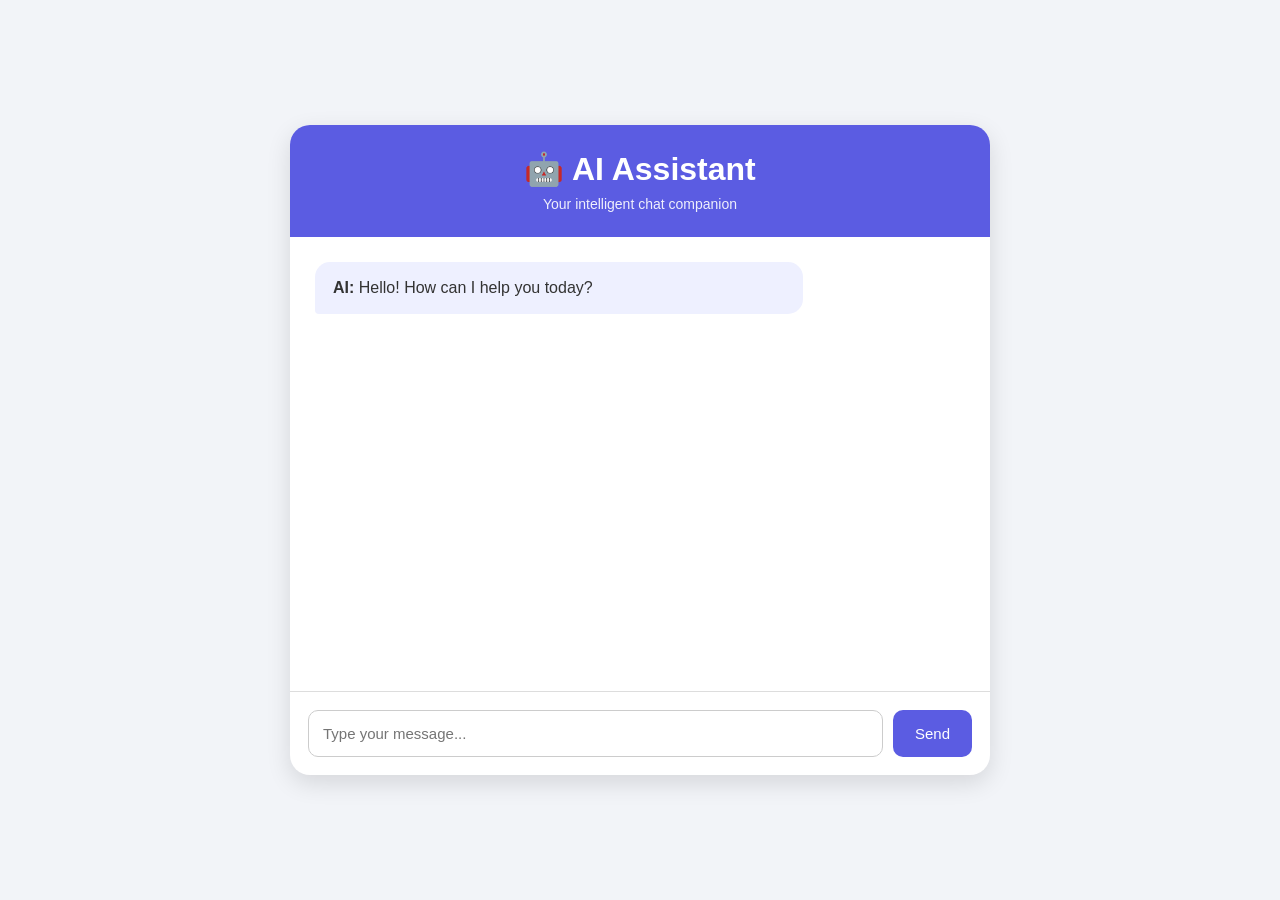
<file: ui-01-ai-chat/index.html>
<!DOCTYPE html>
<html lang="en">
<head>
    <meta charset="UTF-8">
    <meta name="viewport" content="width=device-width, initial-scale=1.0">
    <title>AI Chat Interface</title>
    <link rel="stylesheet" href="style.css">
</head>

<body>

    <div class="chat-container">

        <header class="chat-header">
            <h1>🤖 AI Assistant</h1>
            <p>Your intelligent chat companion</p>
        </header>

        <main class="chat-box" id="chatBox">

            <div class="message bot-message">
                <strong>AI:</strong>
                <span>Hello! How can I help you today?</span>
            </div>

        </main>

        <div class="chat-input-area">
            <input 
                type="text" 
                id="userInput" 
                placeholder="Type your message..."
            >

            <button onclick="sendMessage()">Send</button>
        </div>

    </div>

    <script src="script.js"></script>

</body>
</html>
</file>
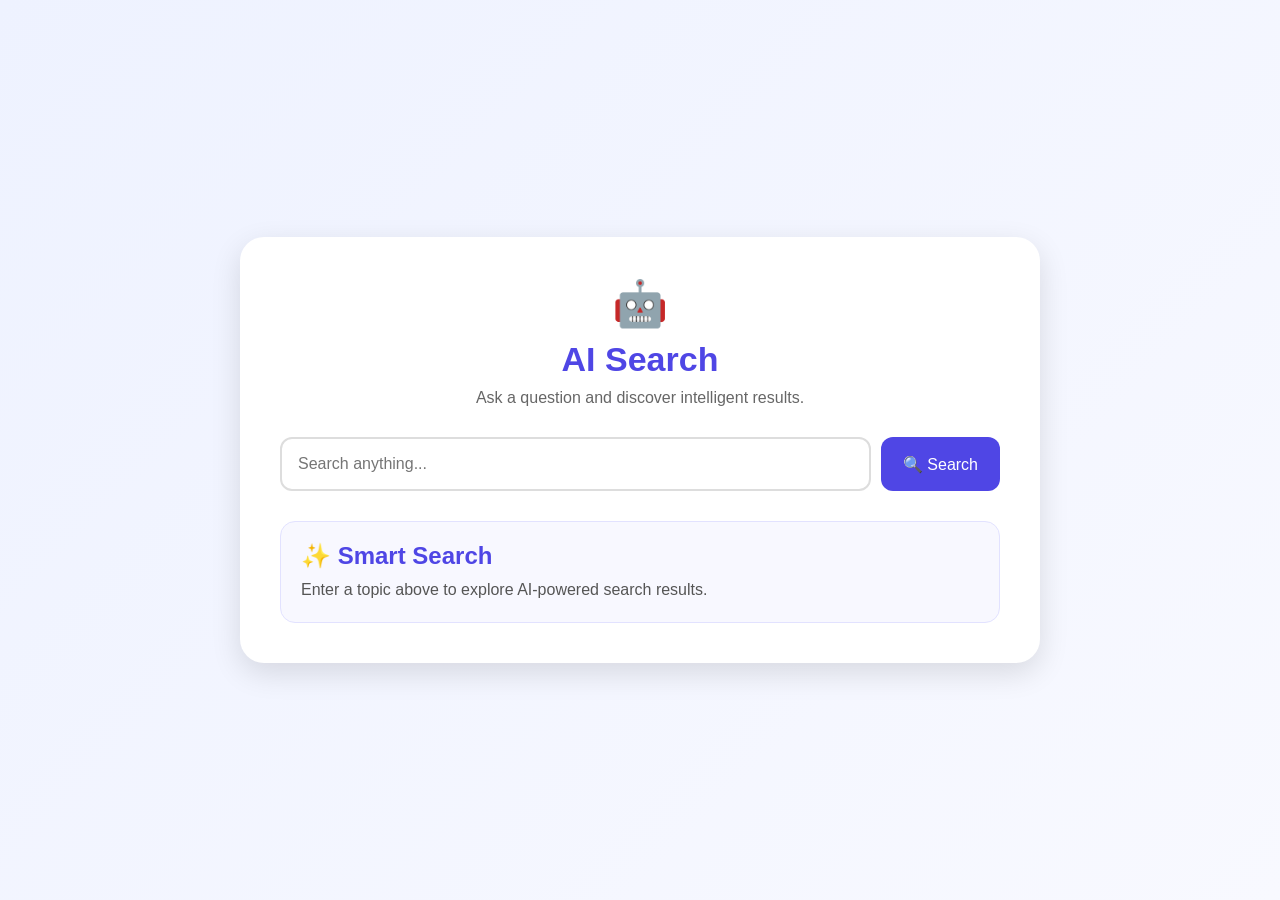
<file: ui-02-ai-search/index.html>
<!DOCTYPE html>
<html lang="en">
<head>
    <meta charset="UTF-8">
    <meta name="viewport" content="width=device-width, initial-scale=1.0">
    <title>AI Search</title>
    <link rel="stylesheet" href="style.css">
</head>

<body>

    <div class="search-container">

        <header class="search-header">
            <div class="logo">🤖</div>
            <h1>AI Search</h1>
            <p>Ask a question and discover intelligent results.</p>
        </header>

        <div class="search-box">
            <input
                type="text"
                id="searchInput"
                placeholder="Search anything..."
            >

            <button onclick="performSearch()">
                🔍 Search
            </button>
        </div>

        <main class="results" id="results">

            <div class="welcome-card">
                <h2>✨ Smart Search</h2>
                <p>
                    Enter a topic above to explore AI-powered search results.
                </p>
            </div>

        </main>

    </div>

    <script src="script.js"></script>

</body>
</html>
</file>
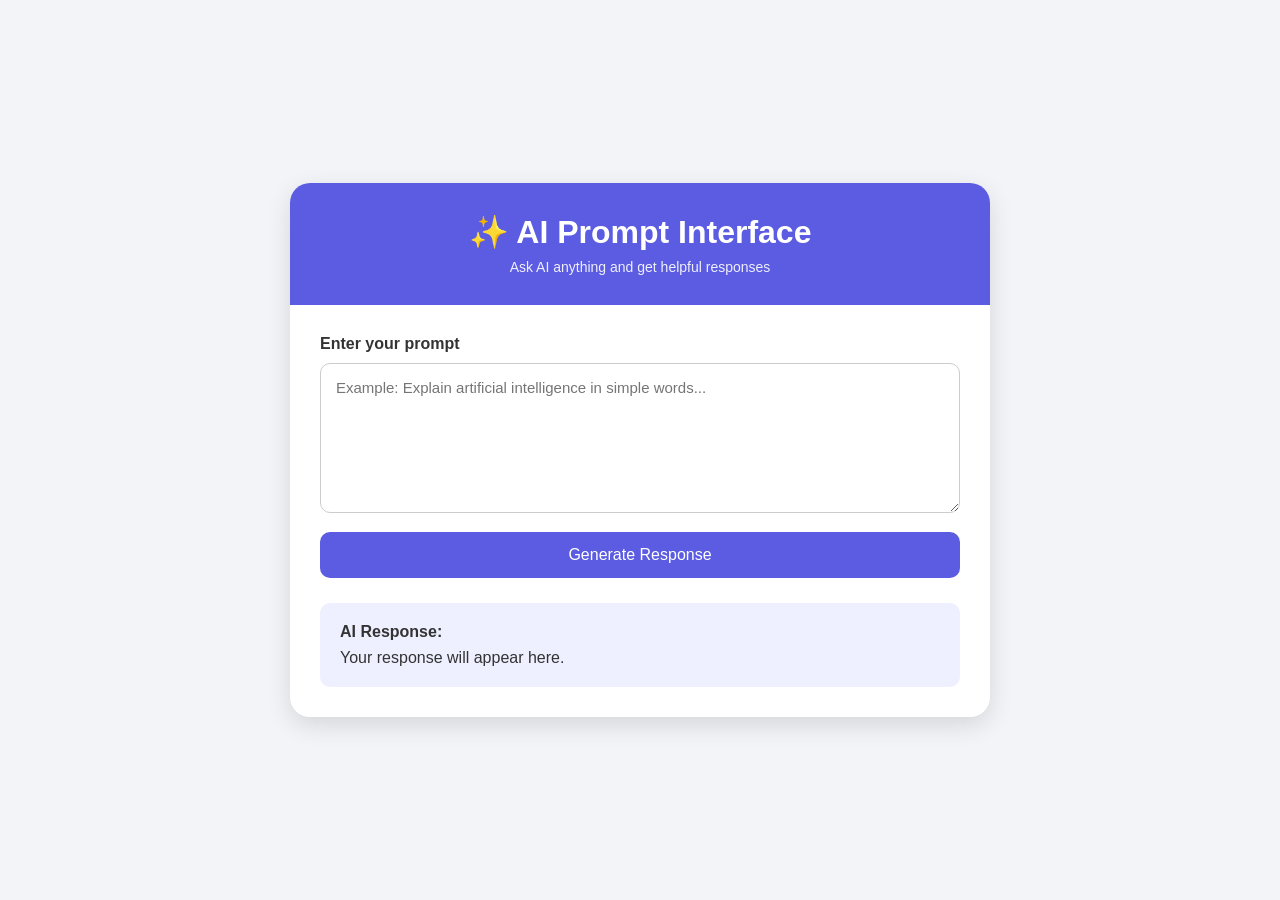
<file: ui-03-ai-prompt/index.html>
<!DOCTYPE html>
<html lang="en">
<head>
    <meta charset="UTF-8">
    <meta name="viewport" content="width=device-width, initial-scale=1.0">
    <title>AI Prompt Interface</title>
    <link rel="stylesheet" href="style.css">
</head>

<body>

    <div class="prompt-container">

        <header class="prompt-header">
            <h1>✨ AI Prompt Interface</h1>
            <p>Ask AI anything and get helpful responses</p>
        </header>

        <main class="prompt-box">

            <label for="promptInput">Enter your prompt</label>

            <textarea
                id="promptInput"
                placeholder="Example: Explain artificial intelligence in simple words..."
            ></textarea>

            <button onclick="generateResponse()">Generate Response</button>

            <div class="response-box" id="responseBox">
                <strong>AI Response:</strong>
                <p>Your response will appear here.</p>
            </div>

        </main>

    </div>

    <script src="script.js"></script>

</body>
</html>
</file>
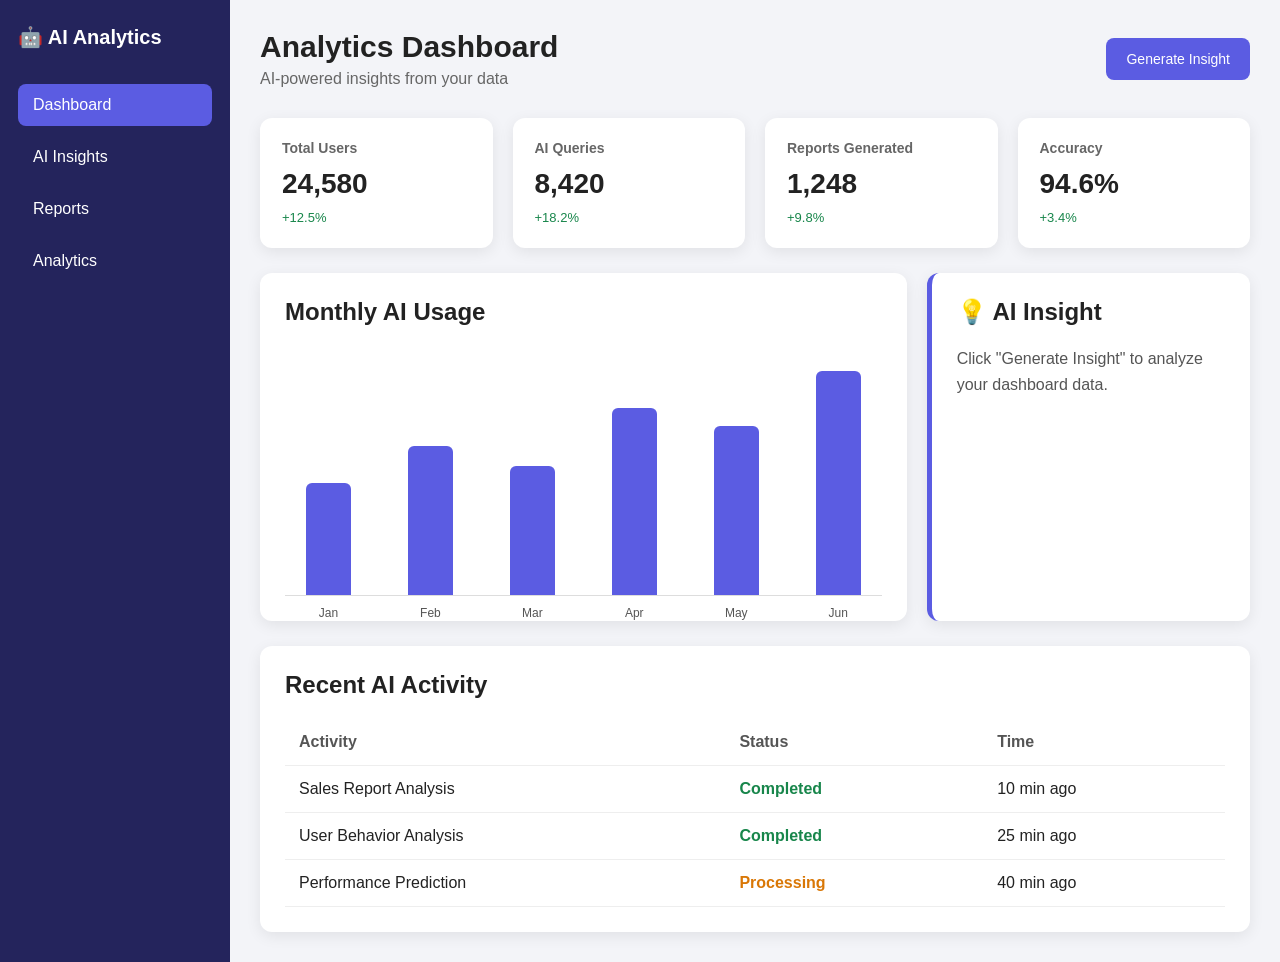
<file: ui-05-ai-dashboard/index.html>
<!DOCTYPE html>
<html lang="en">
<head>
    <meta charset="UTF-8">
    <meta name="viewport" content="width=device-width, initial-scale=1.0">
    <title>AI Analytics Dashboard</title>
    <link rel="stylesheet" href="style.css">
</head>

<body>

    <div class="dashboard">

        <!-- Sidebar -->
        <aside class="sidebar">
            <h2>🤖 AI Analytics</h2>

            <nav>
                <a href="#" class="active">Dashboard</a>
                <a href="#">AI Insights</a>
                <a href="#">Reports</a>
                <a href="#">Analytics</a>
            </nav>
        </aside>

        <!-- Main Content -->
        <main class="main-content">

            <header class="topbar">
                <div>
                    <h1>Analytics Dashboard</h1>
                    <p>AI-powered insights from your data</p>
                </div>

                <button id="generateBtn">Generate Insight</button>
            </header>

            <!-- Statistics -->
            <section class="stats">

                <div class="stat-card">
                    <h3>Total Users</h3>
                    <p>24,580</p>
                    <span>+12.5%</span>
                </div>

                <div class="stat-card">
                    <h3>AI Queries</h3>
                    <p>8,420</p>
                    <span>+18.2%</span>
                </div>

                <div class="stat-card">
                    <h3>Reports Generated</h3>
                    <p>1,248</p>
                    <span>+9.8%</span>
                </div>

                <div class="stat-card">
                    <h3>Accuracy</h3>
                    <p>94.6%</p>
                    <span>+3.4%</span>
                </div>

            </section>

            <!-- Analytics -->
            <section class="analytics-section">

                <div class="chart-card">
                    <h2>Monthly AI Usage</h2>

                    <div class="chart">
                        <div class="bar" style="height: 45%;">
                            <span>Jan</span>
                        </div>

                        <div class="bar" style="height: 60%;">
                            <span>Feb</span>
                        </div>

                        <div class="bar" style="height: 52%;">
                            <span>Mar</span>
                        </div>

                        <div class="bar" style="height: 75%;">
                            <span>Apr</span>
                        </div>

                        <div class="bar" style="height: 68%;">
                            <span>May</span>
                        </div>

                        <div class="bar" style="height: 90%;">
                            <span>Jun</span>
                        </div>
                    </div>
                </div>

                <!-- AI Insights -->
                <div class="insight-card">
                    <h2>💡 AI Insight</h2>

                    <p id="insightText">
                        Click "Generate Insight" to analyze your dashboard data.
                    </p>
                </div>

            </section>

            <!-- Recent Activity -->
            <section class="activity-card">

                <h2>Recent AI Activity</h2>

                <table>
                    <thead>
                        <tr>
                            <th>Activity</th>
                            <th>Status</th>
                            <th>Time</th>
                        </tr>
                    </thead>

                    <tbody>
                        <tr>
                            <td>Sales Report Analysis</td>
                            <td class="success">Completed</td>
                            <td>10 min ago</td>
                        </tr>

                        <tr>
                            <td>User Behavior Analysis</td>
                            <td class="success">Completed</td>
                            <td>25 min ago</td>
                        </tr>

                        <tr>
                            <td>Performance Prediction</td>
                            <td class="processing">Processing</td>
                            <td>40 min ago</td>
                        </tr>
                    </tbody>
                </table>

            </section>

        </main>

    </div>

    <script src="script.js"></script>

</body>
</html>
</file>
<file: ui-01-ai-chat/style.css>
* {
    margin: 0;
    padding: 0;
    box-sizing: border-box;
}

body {
    font-family: Arial, sans-serif;
    background: #f2f4f8;
    min-height: 100vh;
    display: flex;
    justify-content: center;
    align-items: center;
}

.chat-container {
    width: 90%;
    max-width: 700px;
    height: 650px;
    background: white;
    border-radius: 20px;
    box-shadow: 0 8px 25px rgba(0, 0, 0, 0.12);
    display: flex;
    flex-direction: column;
    overflow: hidden;
}

.chat-header {
    background: #5b5ce2;
    color: white;
    padding: 25px;
    text-align: center;
}

.chat-header h1 {
    margin-bottom: 8px;
}

.chat-header p {
    font-size: 14px;
    opacity: 0.9;
}

.chat-box {
    flex: 1;
    padding: 25px;
    overflow-y: auto;
}

.message {
    max-width: 75%;
    padding: 14px 18px;
    margin-bottom: 15px;
    border-radius: 15px;
    line-height: 1.5;
}

.bot-message {
    background: #eef0ff;
    color: #333;
    border-bottom-left-radius: 4px;
}

.user-message {
    background: #5b5ce2;
    color: white;
    margin-left: auto;
    border-bottom-right-radius: 4px;
}

.chat-input-area {
    display: flex;
    padding: 18px;
    border-top: 1px solid #ddd;
    gap: 10px;
}

.chat-input-area input {
    flex: 1;
    padding: 14px;
    border: 1px solid #ccc;
    border-radius: 10px;
    outline: none;
    font-size: 15px;
}

.chat-input-area input:focus {
    border-color: #5b5ce2;
}

.chat-input-area button {
    padding: 14px 22px;
    border: none;
    border-radius: 10px;
    background: #5b5ce2;
    color: white;
    cursor: pointer;
    font-size: 15px;
}

.chat-input-area button:hover {
    opacity: 0.9;
}

@media (max-width: 600px) {
    .chat-container {
        width: 95%;
        height: 90vh;
    }

    .message {
        max-width: 85%;
    }

    .chat-input-area {
        padding: 12px;
    }
}
</file>
<file: ui-02-ai-search/style.css>
* {
    margin: 0;
    padding: 0;
    box-sizing: border-box;
}

body {
    font-family: Arial, sans-serif;
    background: linear-gradient(135deg, #eef2ff, #f8f9ff);
    min-height: 100vh;
    display: flex;
    justify-content: center;
    align-items: center;
}

.search-container {
    width: 90%;
    max-width: 800px;
    background: white;
    padding: 40px;
    border-radius: 24px;
    box-shadow: 0 10px 30px rgba(0, 0, 0, 0.12);
}

.search-header {
    text-align: center;
    margin-bottom: 30px;
}

.logo {
    font-size: 45px;
    margin-bottom: 10px;
}

.search-header h1 {
    color: #4f46e5;
    font-size: 34px;
    margin-bottom: 10px;
}

.search-header p {
    color: #666;
}

.search-box {
    display: flex;
    gap: 10px;
    margin-bottom: 30px;
}

.search-box input {
    flex: 1;
    padding: 16px;
    border: 2px solid #ddd;
    border-radius: 12px;
    font-size: 16px;
    outline: none;
}

.search-box input:focus {
    border-color: #4f46e5;
}

.search-box button {
    padding: 16px 22px;
    border: none;
    border-radius: 12px;
    background: #4f46e5;
    color: white;
    font-size: 16px;
    cursor: pointer;
}

.search-box button:hover {
    background: #4338ca;
}

.results {
    display: flex;
    flex-direction: column;
    gap: 15px;
}

.welcome-card,
.result-card {
    padding: 20px;
    background: #f8f8ff;
    border: 1px solid #e2e2ff;
    border-radius: 15px;
}

.welcome-card h2,
.result-card h3 {
    color: #4f46e5;
    margin-bottom: 8px;
}

.welcome-card p,
.result-card p {
    color: #555;
    line-height: 1.5;
}

.result-card {
    transition: transform 0.2s;
}

.result-card:hover {
    transform: translateY(-3px);
}

@media (max-width: 600px) {
    .search-container {
        width: 95%;
        padding: 25px;
    }

    .search-box {
        flex-direction: column;
    }

    .search-box button {
        width: 100%;
    }
}
</file>
<file: ui-03-ai-prompt/style.css>
* {
    margin: 0;
    padding: 0;
    box-sizing: border-box;
}

body {
    font-family: Arial, sans-serif;
    background: #f2f4f8;
    min-height: 100vh;
    display: flex;
    justify-content: center;
    align-items: center;
}

.prompt-container {
    width: 90%;
    max-width: 700px;
    background: white;
    border-radius: 20px;
    box-shadow: 0 8px 25px rgba(0, 0, 0, 0.12);
    overflow: hidden;
}

.prompt-header {
    background: #5b5ce2;
    color: white;
    padding: 30px;
    text-align: center;
}

.prompt-header h1 {
    margin-bottom: 8px;
}

.prompt-header p {
    font-size: 14px;
    opacity: 0.9;
}

.prompt-box {
    padding: 30px;
}

.prompt-box label {
    display: block;
    margin-bottom: 10px;
    font-weight: bold;
    color: #333;
}

.prompt-box textarea {
    width: 100%;
    height: 150px;
    padding: 15px;
    border: 1px solid #ccc;
    border-radius: 10px;
    resize: vertical;
    font-size: 15px;
    font-family: Arial, sans-serif;
    outline: none;
}

.prompt-box textarea:focus {
    border-color: #5b5ce2;
}

.prompt-box button {
    width: 100%;
    margin-top: 15px;
    padding: 14px;
    border: none;
    border-radius: 10px;
    background: #5b5ce2;
    color: white;
    font-size: 16px;
    cursor: pointer;
}

.prompt-box button:hover {
    opacity: 0.9;
}

.response-box {
    margin-top: 25px;
    padding: 20px;
    background: #eef0ff;
    border-radius: 10px;
    color: #333;
}

.response-box strong {
    display: block;
    margin-bottom: 8px;
}

@media (max-width: 600px) {
    .prompt-container {
        width: 95%;
    }

    .prompt-box {
        padding: 20px;
    }
}
</file>
<file: ui-05-ai-dashboard/style.css>
* {
    margin: 0;
    padding: 0;
    box-sizing: border-box;
}

body {
    font-family: Arial, sans-serif;
    background: #f3f4f8;
    color: #222;
}

.dashboard {
    display: flex;
    min-height: 100vh;
}

/* Sidebar */
.sidebar {
    width: 230px;
    background: #24245c;
    color: white;
    padding: 25px 18px;
}

.sidebar h2 {
    margin-bottom: 35px;
    font-size: 20px;
}

.sidebar nav {
    display: flex;
    flex-direction: column;
    gap: 10px;
}

.sidebar nav a {
    color: white;
    text-decoration: none;
    padding: 12px 15px;
    border-radius: 8px;
}

.sidebar nav a:hover,
.sidebar nav a.active {
    background: #5b5ce2;
}

/* Main content */
.main-content {
    flex: 1;
    padding: 30px;
}

/* Topbar */
.topbar {
    display: flex;
    justify-content: space-between;
    align-items: center;
    margin-bottom: 30px;
}

.topbar h1 {
    font-size: 30px;
    margin-bottom: 6px;
}

.topbar p {
    color: #666;
}

.topbar button {
    background: #5b5ce2;
    color: white;
    border: none;
    padding: 13px 20px;
    border-radius: 8px;
    cursor: pointer;
    font-size: 14px;
}

.topbar button:hover {
    opacity: 0.9;
}

/* Statistics */
.stats {
    display: grid;
    grid-template-columns: repeat(4, 1fr);
    gap: 20px;
    margin-bottom: 25px;
}

.stat-card {
    background: white;
    padding: 22px;
    border-radius: 12px;
    box-shadow: 0 4px 15px rgba(0, 0, 0, 0.08);
}

.stat-card h3 {
    color: #666;
    font-size: 14px;
    margin-bottom: 12px;
}

.stat-card p {
    font-size: 28px;
    font-weight: bold;
    margin-bottom: 8px;
}

.stat-card span {
    color: #18864b;
    font-size: 13px;
}

/* Analytics section */
.analytics-section {
    display: grid;
    grid-template-columns: 2fr 1fr;
    gap: 20px;
    margin-bottom: 25px;
}

.chart-card,
.insight-card,
.activity-card {
    background: white;
    padding: 25px;
    border-radius: 12px;
    box-shadow: 0 4px 15px rgba(0, 0, 0, 0.08);
}

.chart-card h2,
.insight-card h2,
.activity-card h2 {
    margin-bottom: 20px;
}

/* Bar chart */
.chart {
    height: 250px;
    display: flex;
    align-items: flex-end;
    justify-content: space-around;
    gap: 15px;
    border-bottom: 1px solid #ddd;
}

.bar {
    width: 45px;
    background: #5b5ce2;
    border-radius: 6px 6px 0 0;
    position: relative;
    min-height: 30px;
}

.bar span {
    position: absolute;
    bottom: -25px;
    left: 50%;
    transform: translateX(-50%);
    font-size: 12px;
    color: #555;
}

/* AI Insight */
.insight-card {
    border-left: 5px solid #5b5ce2;
}

.insight-card p {
    color: #555;
    line-height: 1.6;
}

/* Activity table */
.activity-card {
    overflow-x: auto;
}

table {
    width: 100%;
    border-collapse: collapse;
}

th,
td {
    padding: 14px;
    text-align: left;
    border-bottom: 1px solid #eee;
}

th {
    color: #555;
}

.success {
    color: #18864b;
    font-weight: bold;
}

.processing {
    color: #d97706;
    font-weight: bold;
}

/* Responsive design */
@media (max-width: 900px) {

    .stats {
        grid-template-columns: repeat(2, 1fr);
    }

    .analytics-section {
        grid-template-columns: 1fr;
    }

    .sidebar {
        width: 190px;
    }
}

@media (max-width: 600px) {

    .dashboard {
        flex-direction: column;
    }

    .sidebar {
        width: 100%;
    }

    .sidebar nav {
        flex-direction: row;
        flex-wrap: wrap;
    }

    .main-content {
        padding: 20px;
    }

    .topbar {
        flex-direction: column;
        align-items: flex-start;
        gap: 15px;
    }

    .stats {
        grid-template-columns: 1fr;
    }
}
</file>
